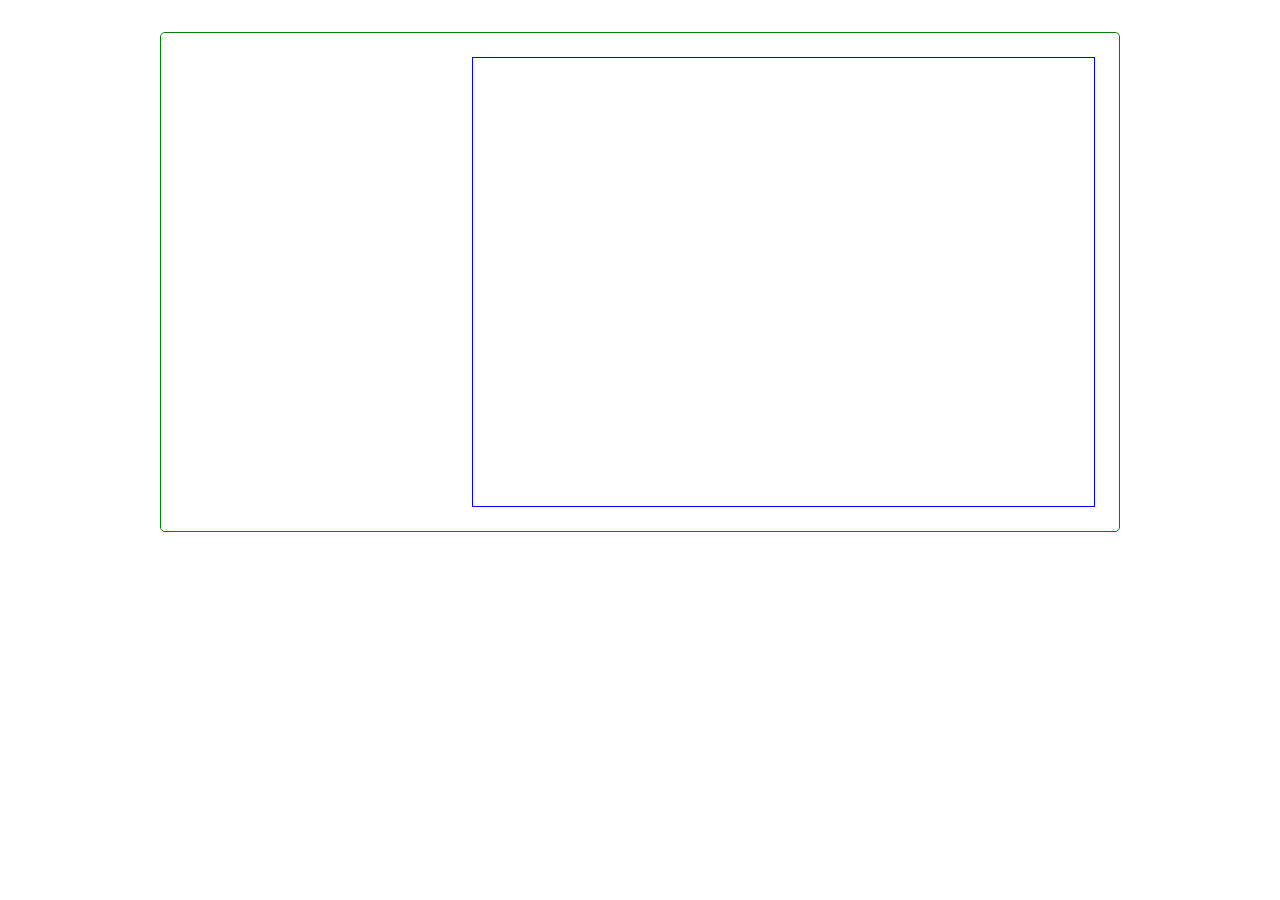
<file: cssAnimation/index.html>
<!DOCTYPE html>
<html lang="en">
<head>
    <meta charset="UTF-8">
    <meta name="viewport" content="width=device-width, initial-scale=1.0">
    <link rel="stylesheet" href="css/style.css">
   
   
    <title>CSS Animation</title>
</head>
<body>

    <div class="container">
        <div class="card-container">

            <div class="card-image-container"></div>

            <div class="card-info-container">
                <h1>Card Title</h1>
                <p>Card Quote</p>

                <ul class="card-actions">
                    <li>action1</li>
                    <li>action2</li>
                    <li>action3</li>
                </ul>
            </div>
        </div>




    </div>
    
</body>
</html>
</file>
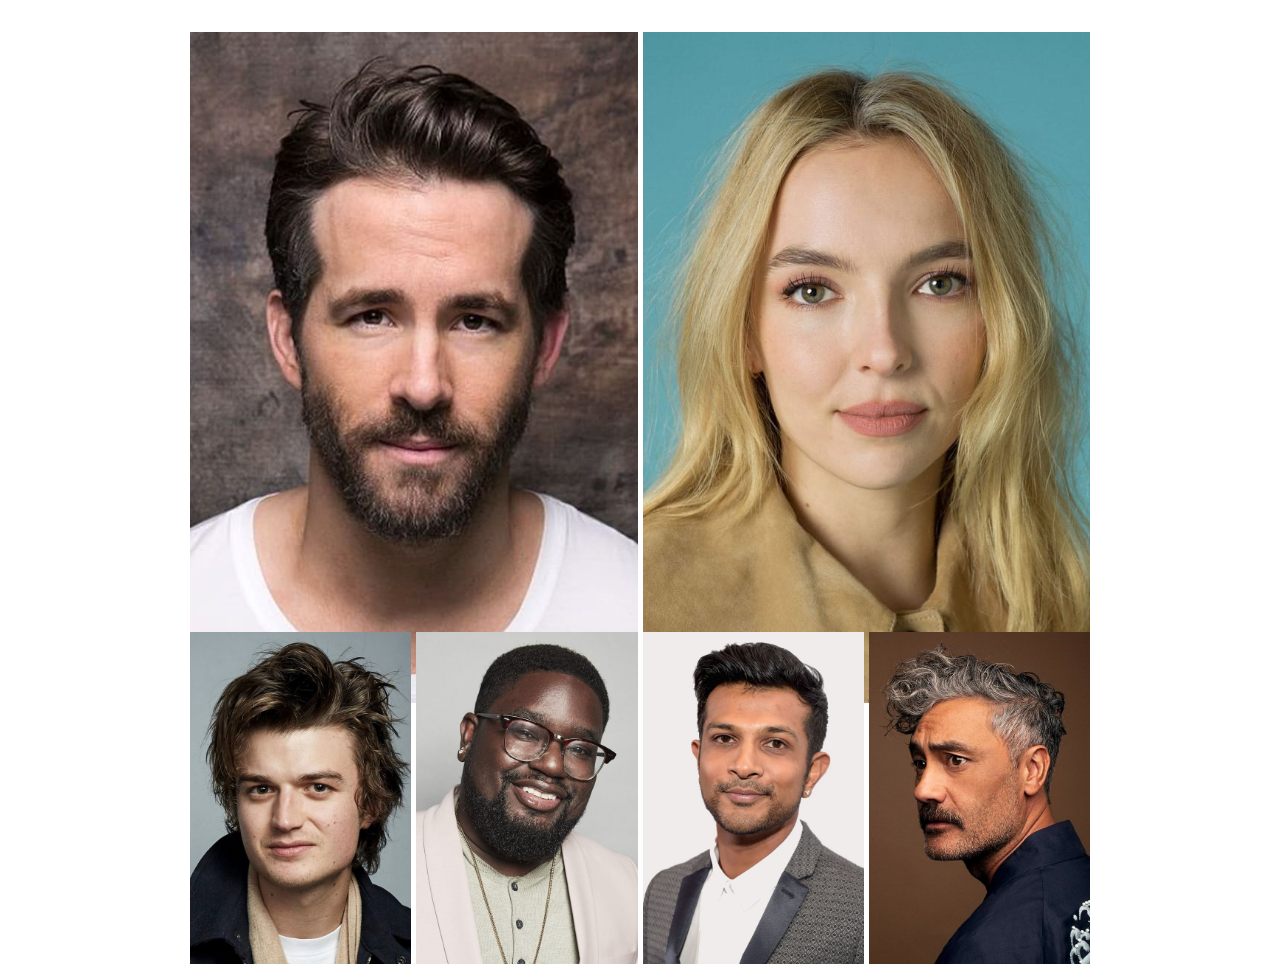
<file: actorsGallery.html>
<!DOCTYPE html>
<html lang="en">
<head>
    <meta charset="UTF-8">
    <meta name="viewport" content="width=device-width, initial-scale=1.0">
    <link rel="stylesheet" href="css/gallery.css">
    <title>Free Guy Actors Gallery</title>
</head>
<body>

 <div class="container">
    <div class="ryan">
        <div class="img">
            <img src="images/ryan.jpeg" alt="">
        </div>
    </div>
    <div class="joadie">
        <div class="img">
            <img src="images/jodie.jpeg" alt="">
        </div>
    </div>
    <div class="joe">
        <div class="img">
            <img src="images/joe.jpeg" alt="">
        </div>
    </div>

    <div class="lilrel">
        <div class="img">
            <img src="images/lilrel.jpeg" alt="">
        </div>
    </div>

    <div class="ur">
        <div class="img">
            <img src="images/ur.jpeg" alt="">
        </div>
    </div>
    <div class="taika">
        <div class="img">
            <img src="images/taika.jpeg" alt="">
        </div>
    </div>
    





 </div>   
    
</body>
</html>
</file>
<file: cssAnimation/css/style.css>
* { 
    margin: 0;
    padding: 0;
    box-sizing: border-box;
}

.container { 
    height: 500px;
    width: 75%;
    border: 1px solid green;
    border-radius: 5px;
    margin: 2rem auto;
}

.card-container { 
    height: 100%;
    display: flex;
    align-items: center;
    justify-content: center;
}

.card-image-container { 
    position: relative;
    display: inline-block;
    height: 450px;
    width: 25%;
    border: 1px solid orange;
    border-radius: 5px;
    margin-right: 5%;
    left: -50rem;
    animation: slide-from-left 3.5s ease-in-out forwards;
    transition: all 1s;

}

@keyframes slide-from-left { 
    80% {left: 1rem; }
    100% {left: 0 ; }

}

.card-image-container:hover { 
    transform: scale(1.1);
    box-shadow: 8px 8px 8px -4px rgb(28, 22, 22);

}

.card-info-container { 

    display: inline-block;
    width: 65%;
    height: 450px;
    border: 1px solid blue;
    overflow: hidden;
}

.card-info-container > * { 
    margin: 2rem;
}

.card-actions { 
    list-style: none;
}

.card-info-container p { 
    font-style: italic;
}

.card-info-container h1 { 
    transform: translateY(-500px);
    animation: slide-from-top 3.5s ease-in-out forwards;
}

@keyframes slide-from-top { 
    100% {transform: translateY(0); }
}

.card-info-container > *:not(h1) { 
    opacity: 0;
    animation: fade-in 3.5s ease-in-out forwards;
    animation-delay: 1s;
}
@keyframes fade-in { 
    100% { 
        opacity: 1;
    }
}
</file>
<file: css/gallery.css>
* { 
    margin: 0;
    padding: 0;
    box-sizing: border-box;
    /*border: 1px solid red;*/

}

.container { 
    width: 900px;
    height: 900px;
    margin: 2rem auto;
    display: grid;
    grid-template-columns: repeat(4, 1fr);
    grid-template-rows: 595px 300px;
    gap: 5px;

}

.container > div { 
    width: 100%;
    height: 100%;
}

img.{ 

    width: 100%;
    height: 100%;
}
.img img { 
    height: 100%;
    width: 100%;
    object-fit: cover;
}

.ryan { 
    grid-column: 1/3;
    grid-row: 1/2;
}
.joadie { 
    grid-column: 3/5;
    grid-row: 1/2;
}

@media (max-width: 568px) { 
    body { 
        background-color: black;
    }
    .container { 
        width: auto;
        grid-template-columns: repeat(1, auto);
        grid-template-rows: repeat(6, 1fr);
        grid-template-areas: 
        "ryan"
        "joadie"
        "joe"
        "lilrel"
        "ur"
        "taika"
        ;
    }

    .ryan { 
        grid-area: ryan;
    }
    .joadie { 
        grid-area: joadie;
    }

    .joe { 
        grid-area: joe;
    }
    .lilrel { 
        grid-area: lilrel;
    }
    .ur { 
        grid-area: ur;
    }
    .taika { 
        grid-area: taika;
    }


}
</file>
